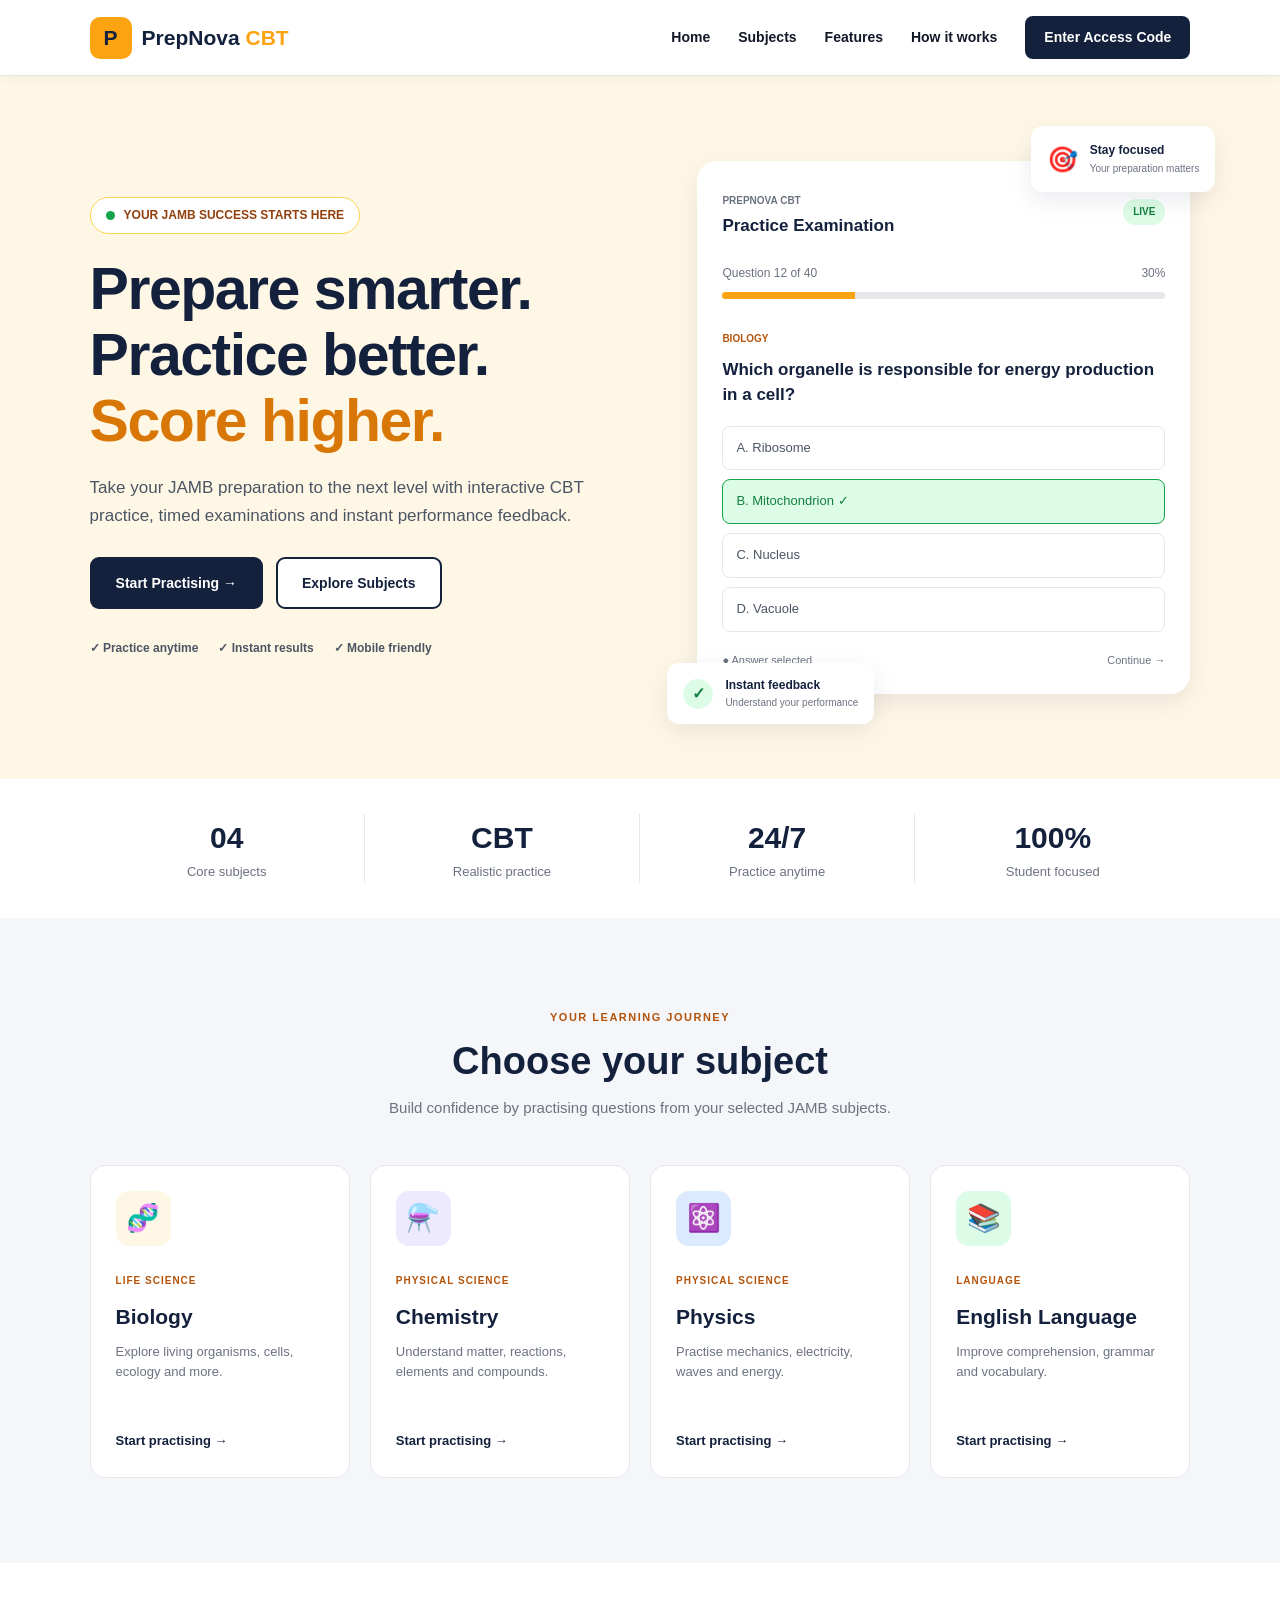
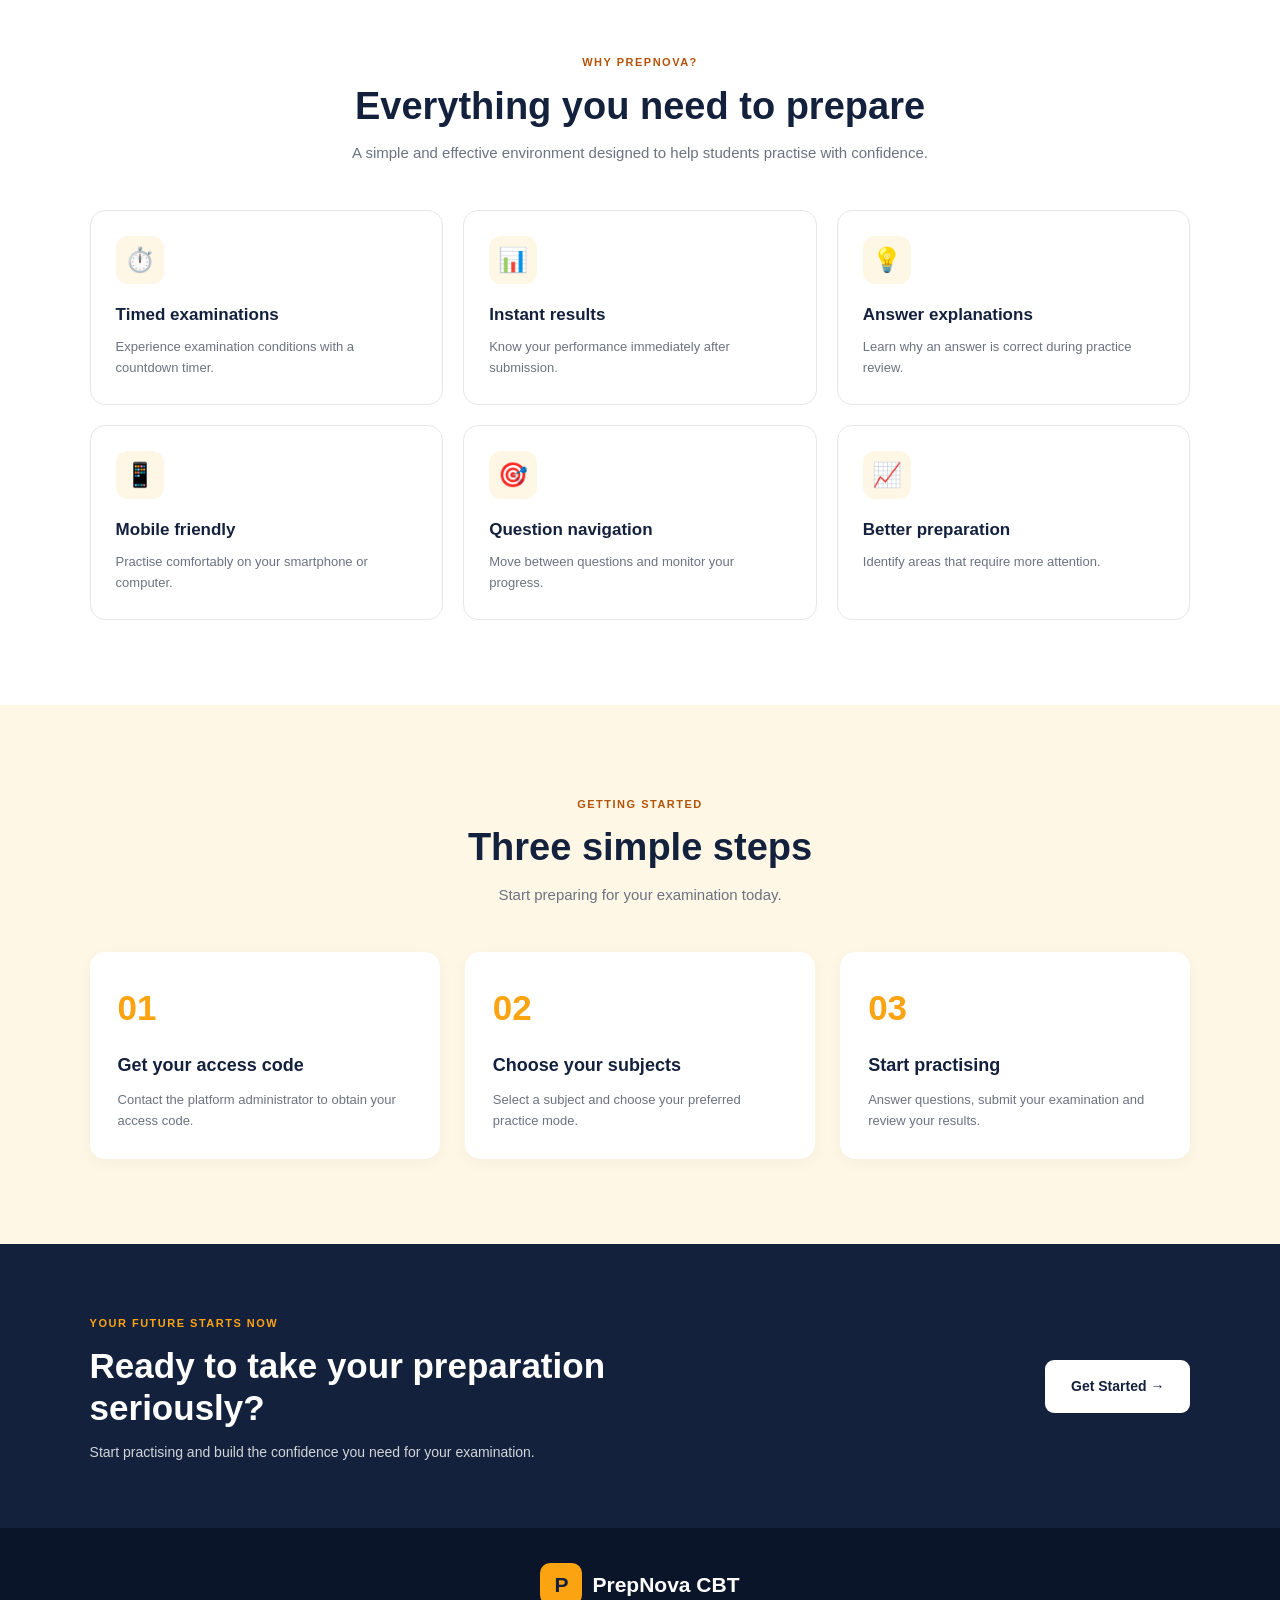
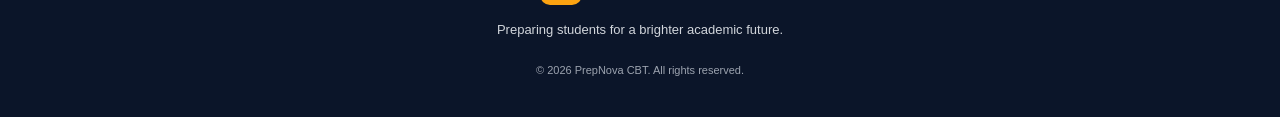
<file: index.html>
<!DOCTYPE html>
<html lang="en">
<head>
    <meta charset="UTF-8">
    <meta name="viewport" content="width=device-width, initial-scale=1.0">

    <title>PrepNova CBT | JAMB Preparation</title>

    <meta name="description"
    content="Prepare for JAMB with interactive CBT practice, timed examinations and instant results.">

    <link rel="stylesheet" href="css/style.css">

    <script src="js/config.js" defer></script>
    <script src="js/access.js" defer></script>
    <script src="js/app.js" defer></script>
</head>

<body>

<!-- NAVIGATION -->
<header class="navbar">

    <a href="#" class="brand">
        <span class="brand-icon">P</span>
        <span>PrepNova<span class="brand-light"> CBT</span></span>
    </a>

    <button class="menu-toggle" id="menuToggle"
    aria-label="Open navigation">
        ☰
    </button>

    <nav class="nav-links" id="navLinks">
        <a href="#home">Home</a>
        <a href="#subjects">Subjects</a>
        <a href="#features">Features</a>
        <a href="#how-it-works">How it works</a>
        <a href="#" class="nav-login" onclick="showAccess(event)">
            Enter Access Code
        </a>
    </nav>

</header>

<!-- LANDING PAGE -->
<main id="landingPage">

<section class="hero" id="home">

    <div class="hero-content">

        <div class="hero-badge">
            <span class="pulse"></span>
            YOUR JAMB SUCCESS STARTS HERE
        </div>

        <h1>
            Prepare smarter.<br>
            Practice better.<br>
            <span>Score higher.</span>
        </h1>

        <p class="hero-description">
            Take your JAMB preparation to the next level with
            interactive CBT practice, timed examinations and
            instant performance feedback.
        </p>

        <div class="hero-buttons">

            <button class="btn btn-primary"
            onclick="showAccess()">
                Start Practising →
            </button>

            <a href="#subjects" class="btn btn-outline">
                Explore Subjects
            </a>

        </div>

        <div class="hero-trust">
            <span>✓ Practice anytime</span>
            <span>✓ Instant results</span>
            <span>✓ Mobile friendly</span>
        </div>

    </div>

    <div class="hero-visual">

        <div class="floating-card floating-top">
            <span class="floating-icon">🎯</span>
            <div>
                <strong>Stay focused</strong>
                <small>Your preparation matters</small>
            </div>
        </div>

        <div class="exam-preview">

            <div class="preview-header">
                <div>
                    <small>PREPNOVA CBT</small>
                    <h3>Practice Examination</h3>
                </div>

                <span class="live-badge">LIVE</span>
            </div>

            <div class="preview-progress">
                <span>Question 12 of 40</span>
                <span>30%</span>
            </div>

            <div class="progress-track">
                <div class="progress-fill"></div>
            </div>

            <div class="preview-question">
                <small>BIOLOGY</small>

                <h3>
                    Which organelle is responsible for
                    energy production in a cell?
                </h3>
            </div>

            <div class="preview-options">
                <div class="preview-option">A. Ribosome</div>
                <div class="preview-option selected">B. Mitochondrion ✓</div>
                <div class="preview-option">C. Nucleus</div>
                <div class="preview-option">D. Vacuole</div>
            </div>

            <div class="preview-footer">
                <span>● Answer selected</span>
                <span>Continue →</span>
            </div>

        </div>

        <div class="floating-card floating-bottom">
            <span class="success-icon">✓</span>
            <div>
                <strong>Instant feedback</strong>
                <small>Understand your performance</small>
            </div>
        </div>

    </div>

</section>

<!-- STATS -->
<section class="stats-section">

    <div class="stat">
        <h2>04</h2>
        <p>Core subjects</p>
    </div>

    <div class="stat">
        <h2>CBT</h2>
        <p>Realistic practice</p>
    </div>

    <div class="stat">
        <h2>24/7</h2>
        <p>Practice anytime</p>
    </div>

    <div class="stat">
        <h2>100%</h2>
        <p>Student focused</p>
    </div>

</section>

<!-- SUBJECTS -->
<section class="section subjects-section" id="subjects">

    <div class="section-heading">

        <span class="eyebrow">YOUR LEARNING JOURNEY</span>

        <h2>Choose your subject</h2>

        <p>
            Build confidence by practising questions from
            your selected JAMB subjects.
        </p>

    </div>

    <div class="subject-grid">

        <div class="subject-card biology">
            <div class="subject-icon">🧬</div>
            <span class="subject-tag">LIFE SCIENCE</span>
            <h3>Biology</h3>
            <p>Explore living organisms, cells, ecology and more.</p>
            <button onclick="showAccess()">Start practising →</button>
        </div>

        <div class="subject-card chemistry">
            <div class="subject-icon">⚗️</div>
            <span class="subject-tag">PHYSICAL SCIENCE</span>
            <h3>Chemistry</h3>
            <p>Understand matter, reactions, elements and compounds.</p>
            <button onclick="showAccess()">Start practising →</button>
        </div>

        <div class="subject-card physics">
            <div class="subject-icon">⚛️</div>
            <span class="subject-tag">PHYSICAL SCIENCE</span>
            <h3>Physics</h3>
            <p>Practise mechanics, electricity, waves and energy.</p>
            <button onclick="showAccess()">Start practising →</button>
        </div>

        <div class="subject-card english">
            <div class="subject-icon">📚</div>
            <span class="subject-tag">LANGUAGE</span>
            <h3>English Language</h3>
            <p>Improve comprehension, grammar and vocabulary.</p>
            <button onclick="showAccess()">Start practising →</button>
        </div>

    </div>

</section>

<!-- FEATURES -->
<section class="section features-section" id="features">

    <div class="section-heading">

        <span class="eyebrow">WHY PREPNOVA?</span>

        <h2>Everything you need to prepare</h2>

        <p>
            A simple and effective environment designed
            to help students practise with confidence.
        </p>

    </div>

    <div class="features-grid">

        <div class="feature-card">
            <div class="feature-icon">⏱️</div>
            <h3>Timed examinations</h3>
            <p>Experience examination conditions with a countdown timer.</p>
        </div>

        <div class="feature-card">
            <div class="feature-icon">📊</div>
            <h3>Instant results</h3>
            <p>Know your performance immediately after submission.</p>
        </div>

        <div class="feature-card">
            <div class="feature-icon">💡</div>
            <h3>Answer explanations</h3>
            <p>Learn why an answer is correct during practice review.</p>
        </div>

        <div class="feature-card">
            <div class="feature-icon">📱</div>
            <h3>Mobile friendly</h3>
            <p>Practise comfortably on your smartphone or computer.</p>
        </div>

        <div class="feature-card">
            <div class="feature-icon">🎯</div>
            <h3>Question navigation</h3>
            <p>Move between questions and monitor your progress.</p>
        </div>

        <div class="feature-card">
            <div class="feature-icon">📈</div>
            <h3>Better preparation</h3>
            <p>Identify areas that require more attention.</p>
        </div>

    </div>

</section>

<!-- HOW IT WORKS -->
<section class="section how-section" id="how-it-works">

    <div class="section-heading">

        <span class="eyebrow">GETTING STARTED</span>

        <h2>Three simple steps</h2>

        <p>Start preparing for your examination today.</p>

    </div>

    <div class="steps-grid">

        <div class="step-card">
            <span class="step-number">01</span>
            <h3>Get your access code</h3>
            <p>Contact the platform administrator to obtain your access code.</p>
        </div>

        <div class="step-card">
            <span class="step-number">02</span>
            <h3>Choose your subjects</h3>
            <p>Select a subject and choose your preferred practice mode.</p>
        </div>

        <div class="step-card">
            <span class="step-number">03</span>
            <h3>Start practising</h3>
            <p>Answer questions, submit your examination and review your results.</p>
        </div>

    </div>

</section>

<!-- CTA -->
<section class="cta-section">

    <div>
        <span class="eyebrow">YOUR FUTURE STARTS NOW</span>

        <h2>Ready to take your preparation seriously?</h2>

        <p>
            Start practising and build the confidence
            you need for your examination.
        </p>
    </div>

    <button class="btn btn-white" onclick="showAccess()">
        Get Started →
    </button>

</section>

<footer class="footer">

    <a href="#" class="brand">
        <span class="brand-icon">P</span>
        <span>PrepNova CBT</span>
    </a>

    <p>Preparing students for a brighter academic future.</p>

    <small>© <span id="year"></span> PrepNova CBT. All rights reserved.</small>

</footer>

</main>

<!-- ACCESS SCREEN -->
<section class="access-screen hidden" id="accessScreen">

    <div class="access-box">

        <button class="back-home" onclick="showLanding()">
            ← Back to home
        </button>

        <div class="access-logo">P</div>

        <h2>Welcome to PrepNova</h2>

        <p>Enter your access code to unlock your examination dashboard.</p>

        <form id="accessForm">

            <label for="accessCode">Access code</label>

            <input
                type="text"
                id="accessCode"
                placeholder="Enter your access code"
                autocomplete="off"
                required
            >

            <div id="accessMessage" class="message"></div>

            <button class="btn btn-primary full-width" type="submit">
                Unlock Access →
            </button>

        </form>

        <p class="access-help">
            Don't have an access code?
            <a id="whatsappLink" href="#" target="_blank">Contact us</a>
        </p>

    </div>

</section>

<!-- DASHBOARD -->
<section class="dashboard hidden" id="dashboard">

    <header class="dashboard-header">

        <a href="#" class="brand">
            <span class="brand-icon">P</span>
            <span>PrepNova CBT</span>
        </a>

        <button onclick="logout()" class="logout-btn">
            Log out
        </button>

    </header>

    <div class="dashboard-content">

        <div class="welcome-card">

            <div>
                <span class="eyebrow">STUDENT DASHBOARD</span>
                <h1>Welcome, Student 👋</h1>
                <p>Your preparation journey continues here.</p>
            </div>

            <div class="welcome-decoration">🎓</div>

        </div>

        <div class="dashboard-title">
            <div>
                <h2>Choose a subject</h2>
                <p>Select the subject you want to practise.</p>
            </div>
        </div>

        <div class="dashboard-subjects">

            <button class="dash-subject" onclick="selectSubject('Biology')">
                <span>🧬</span>
                <div>
                    <strong>Biology</strong>
                    <small>Life science</small>
                </div>
                <b>→</b>
            </button>

            <button class="dash-subject" onclick="selectSubject('Chemistry')">
                <span>⚗️</span>
                <div>
                    <strong>Chemistry</strong>
                    <small>Physical science</small>
                </div>
                <b>→</b>
            </button>

            <button class="dash-subject" onclick="selectSubject('Physics')">
                <span>⚛️</span>
                <div>
                    <strong>Physics</strong>
                    <small>Physical science</small>
                </div>
                <b>→</b>
            </button>

            <button class="dash-subject" onclick="selectSubject('English')">
                <span>📚</span>
                <div>
                    <strong>English Language</strong>
                    <small>Language studies</small>
                </div>
                <b>→</b>
            </button>

        </div>

    </div>

</section>

<!-- EXAM SETUP -->
<section class="setup-screen hidden" id="setupScreen">

    <div class="setup-box">

        <button onclick="showDashboard()" class="back-home">
            ← Dashboard
        </button>

        <span class="eyebrow">EXAMINATION SETUP</span>

        <h1 id="setupSubject">Biology</h1>

        <p>Choose how you want to practise.</p>

        <div class="mode-card">
            <h3>📖 Practice Mode</h3>
            <p>Answer questions at your own pace and review your answers.</p>
            <button onclick="startExam('practice')" class="btn btn-primary">
                Start Practice
            </button>
        </div>

        <div class="mode-card">
            <h3>⏱️ Exam Mode</h3>
            <p>Take a timed examination and see your result after submission.</p>
            <button onclick="startExam('exam')" class="btn btn-outline">
                Start Examination
            </button>
        </div>

    </div>

</section>

<!-- EXAMINATION -->
<section class="exam-screen hidden" id="examScreen">

    <header class="exam-header">

        <div class="brand">
            <span class="brand-icon">P</span>
            <span>PrepNova CBT</span>
        </div>

        <div class="exam-info">
            <span id="examSubject"></span>
            <span id="examTimer">00:00</span>
        </div>

    </header>

    <div class="exam-layout">

        <main class="question-panel">

            <div class="question-top">
                <span id="questionNumber">Question 1</span>
                <span id="questionCount"></span>
            </div>

            <div class="question-progress">
                <div id="questionProgress"></div>
            </div>

            <h2 id="questionText"></h2>

            <div id="optionsContainer" class="options-container"></div>

            <div class="question-actions">

                <button id="previousBtn" class="btn btn-outline">
                    ← Previous
                </button>

                <button id="nextBtn" class="btn btn-primary">
                    Next →
                </button>

            </div>

        </main>

        <aside class="question-sidebar">

            <h3>Question Palette</h3>

            <p>Select a question number.</p>

            <div id="questionPalette"></div>

            <div class="palette-legend">
                <span>● Answered</span>
                <span>○ Unanswered</span>
            </div>

            <button onclick="submitExam()" class="btn btn-danger full-width">
                Submit Examination
            </button>

        </aside>

    </div>

</section>

<!-- RESULTS -->
<section class="result-screen hidden" id="resultScreen">

    <div class="result-box">

        <div class="result-icon">🏆</div>

        <span class="eyebrow">EXAMINATION COMPLETED</span>

        <h1>Your Results</h1>

        <div class="score-circle">
            <strong id="resultPercentage">0%</strong>
            <small>YOUR SCORE</small>
        </div>

        <div class="result-stats">

            <div>
                <strong id="correctCount">0</strong>
                <small>Correct</small>
            </div>

            <div>
                <strong id="wrongCount">0</strong>
                <small>Incorrect</small>
            </div>

            <div>
                <strong id="totalCount">0</strong>
                <small>Total</small>
            </div>

        </div>

        <h3 id="resultMessage">Keep practising!</h3>

        <button class="btn btn-primary full-width"
        onclick="reviewAnswers()">
            Review Answers
        </button>

        <button class="btn btn-outline full-width"
        onclick="showDashboard()">
            Return to Dashboard
        </button>

    </div>

</section>

<!-- REVIEW -->
<section class="review-screen hidden" id="reviewScreen">

    <div class="review-container">

        <button onclick="showDashboard()" class="back-home">
            ← Dashboard
        </button>

        <span class="eyebrow">LEARNING REVIEW</span>

        <h1>Review your answers</h1>

        <div id="reviewContainer"></div>

        <button class="btn btn-primary full-width"
        onclick="showDashboard()">
            Finish Review
        </button>

    </div>

</section>

</body>
</html>
</file>
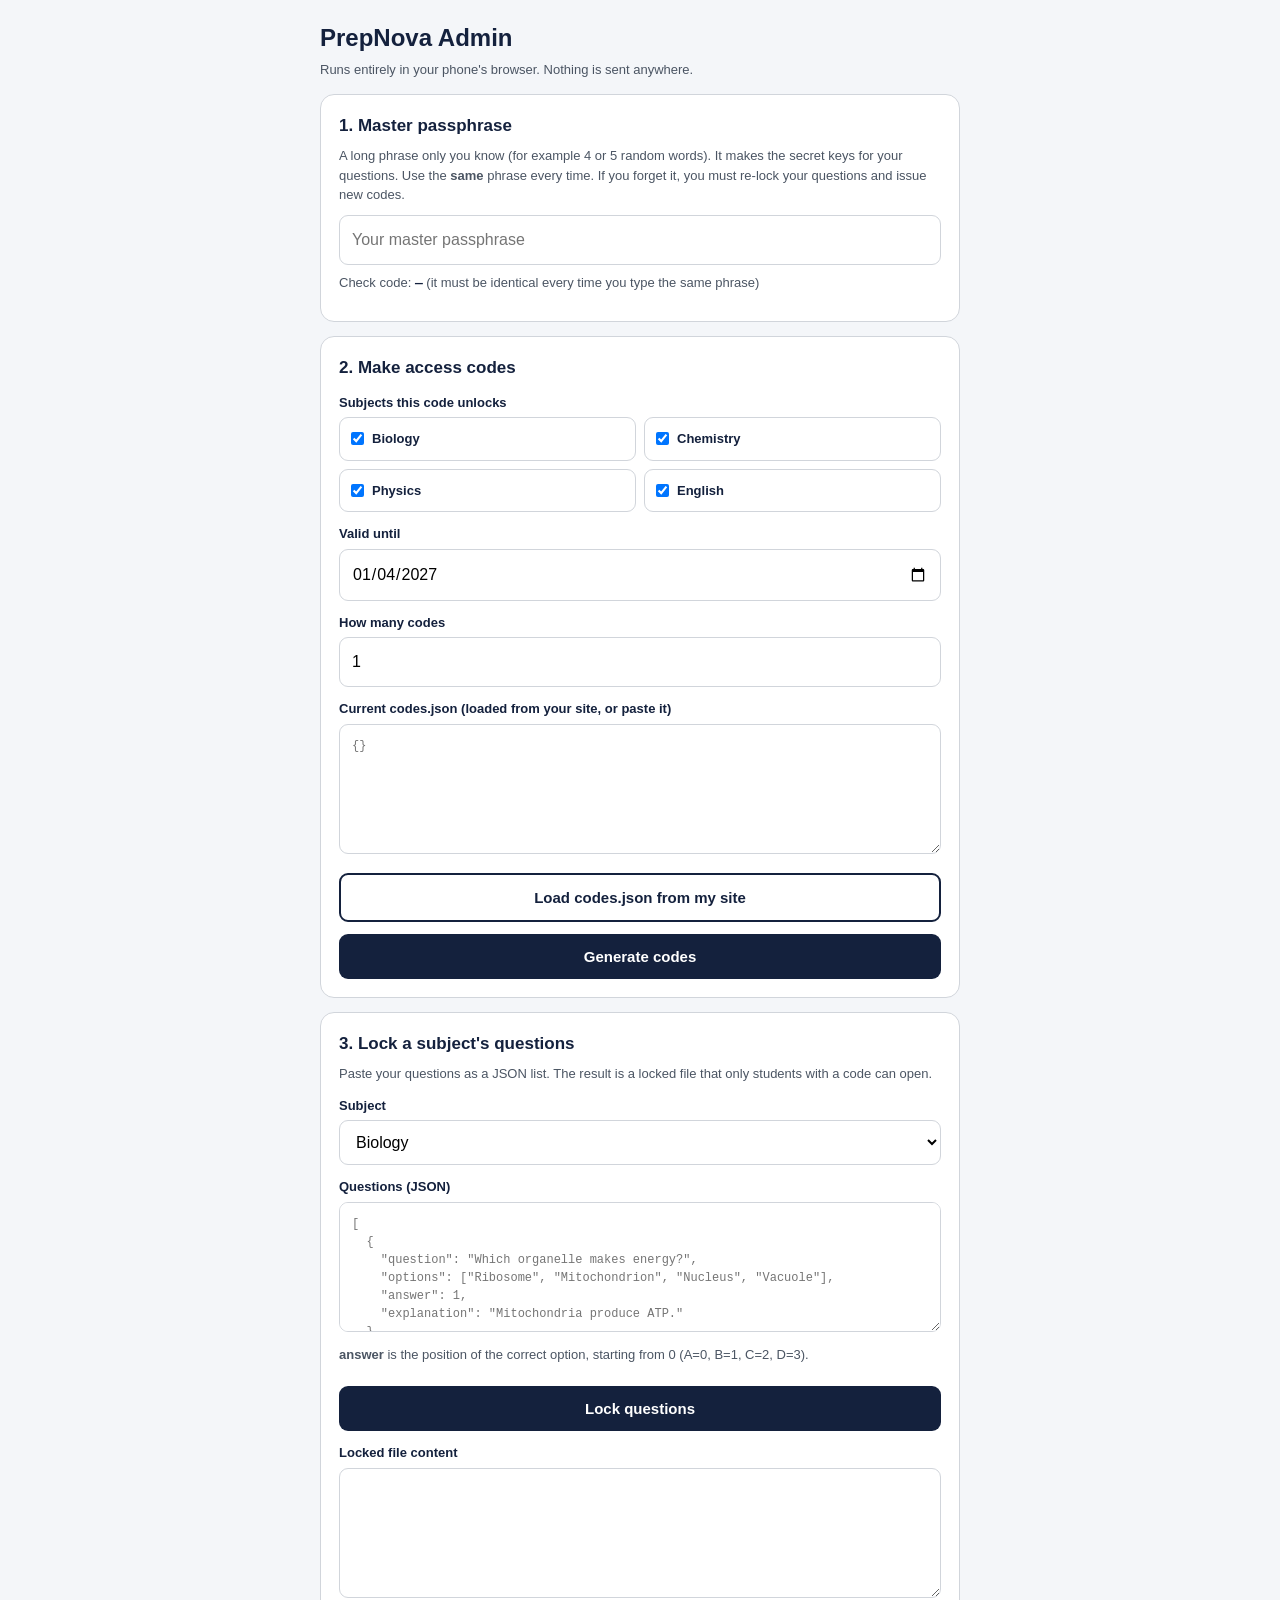
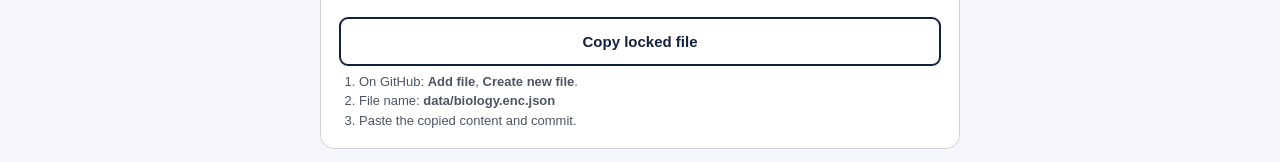
<file: admin.html>
<!DOCTYPE html>
<html lang="en">
<head>
<meta charset="UTF-8">
<meta name="viewport" content="width=device-width, initial-scale=1">
<meta name="robots" content="noindex, nofollow">
<title>PrepNova Admin</title>
<style>
  :root { --navy:#14213D; --orange:#FCA311; --bg:#F4F6F9; --border:#D1D5DB; --ok:#15803D; --bad:#B91C1C; }
  * { box-sizing:border-box; margin:0; padding:0; }
  body { font-family:Arial,Helvetica,sans-serif; background:var(--bg); color:#111827; line-height:1.5; padding:14px; }
  main { max-width:640px; margin:auto; }
  h1 { color:var(--navy); font-size:24px; margin:6px 0 4px; }
  h2 { color:var(--navy); font-size:17px; margin-bottom:8px; }
  p.hint { color:#4B5563; font-size:13px; margin-bottom:10px; }
  section { background:#fff; border:1px solid var(--border); border-radius:14px; padding:18px; margin-top:14px; }
  label { display:block; font-size:13px; font-weight:700; color:var(--navy); margin:12px 0 5px; }
  input, select, textarea { width:100%; padding:12px; border:1px solid var(--border); border-radius:9px; font:inherit; background:#fff; }
  textarea { min-height:130px; font-family:monospace; font-size:12px; }
  .checks { display:grid; grid-template-columns:1fr 1fr; gap:8px; }
  .checks label { display:flex; align-items:center; gap:8px; margin:0; padding:11px; border:1px solid var(--border); border-radius:9px; font-weight:600; }
  .checks input { width:auto; }
  button { width:100%; margin-top:12px; padding:14px; border:none; border-radius:9px; background:var(--navy); color:#fff; font-weight:700; font-size:15px; }
  button.alt { background:#fff; color:var(--navy); border:2px solid var(--navy); }
  button:disabled { opacity:.5; }
  .msg { margin-top:10px; padding:10px 12px; border-radius:8px; font-size:13px; display:none; }
  .msg.ok { display:block; background:#DCFCE7; color:var(--ok); }
  .msg.err { display:block; background:#FEE2E2; color:var(--bad); }
  #newCodes { margin-top:12px; padding:14px; background:#FFF7E6; border:2px solid var(--orange); border-radius:10px; font-family:monospace; font-size:18px; font-weight:700; letter-spacing:1px; white-space:pre-wrap; display:none; }
  .fp { font-family:monospace; font-weight:700; color:var(--navy); }
  ol { padding-left:20px; font-size:13px; color:#4B5563; margin-top:6px; }
</style>
</head>
<body>
<main>

<h1>PrepNova Admin</h1>
<p class="hint">Runs entirely in your phone's browser. Nothing is sent anywhere.</p>

<section>
  <h2>1. Master passphrase</h2>
  <p class="hint">A long phrase only you know (for example 4 or 5 random words). It makes the secret keys for your questions. Use the <b>same</b> phrase every time. If you forget it, you must re-lock your questions and issue new codes.</p>
  <input type="password" id="pass" placeholder="Your master passphrase" autocomplete="off">
  <p class="hint" style="margin-top:8px">Check code: <span class="fp" id="fp">—</span> (it must be identical every time you type the same phrase)</p>
</section>

<section>
  <h2>2. Make access codes</h2>

  <label>Subjects this code unlocks</label>
  <div class="checks" id="subjectChecks"></div>

  <label for="exp">Valid until</label>
  <input type="date" id="exp">

  <label for="count">How many codes</label>
  <input type="number" id="count" value="1" min="1" max="50">

  <label for="codesJson">Current codes.json (loaded from your site, or paste it)</label>
  <textarea id="codesJson" placeholder="{}"></textarea>
  <button class="alt" id="loadBtn" type="button">Load codes.json from my site</button>

  <button id="genBtn" type="button">Generate codes</button>
  <div class="msg" id="genMsg"></div>

  <div id="newCodes"></div>
  <button class="alt" id="copyCodesList" type="button" style="display:none">Copy the new codes</button>
  <button class="alt" id="copyJson" type="button" style="display:none">Copy updated codes.json</button>

  <ol id="uploadSteps" style="display:none">
    <li>Tap <b>Copy updated codes.json</b>.</li>
    <li>On GitHub, open your repo, then <b>codes.json</b>, then the pencil (edit).</li>
    <li>Select all, paste, and tap <b>Commit changes</b>.</li>
    <li>Wait about a minute, then the new codes work.</li>
  </ol>
</section>

<section>
  <h2>3. Lock a subject's questions</h2>
  <p class="hint">Paste your questions as a JSON list. The result is a locked file that only students with a code can open.</p>

  <label for="qSubject">Subject</label>
  <select id="qSubject"></select>

  <label for="qJson">Questions (JSON)</label>
  <textarea id="qJson" placeholder='[
  {
    "question": "Which organelle makes energy?",
    "options": ["Ribosome", "Mitochondrion", "Nucleus", "Vacuole"],
    "answer": 1,
    "explanation": "Mitochondria produce ATP."
  }
]'></textarea>
  <p class="hint" style="margin-top:6px"><b>answer</b> is the position of the correct option, starting from 0 (A=0, B=1, C=2, D=3).</p>

  <button id="encBtn" type="button">Lock questions</button>
  <div class="msg" id="encMsg"></div>

  <label for="encOut">Locked file content</label>
  <textarea id="encOut" readonly></textarea>
  <button class="alt" id="copyEnc" type="button">Copy locked file</button>
  <ol>
    <li>On GitHub: <b>Add file</b>, <b>Create new file</b>.</li>
    <li>File name: <b id="fileName">data/biology.enc.json</b></li>
    <li>Paste the copied content and commit.</li>
  </ol>
</section>

</main>

<script>
(function () {
  var SUBJECTS = ['Biology', 'Chemistry', 'Physics', 'English'];
  var ITER = 200000;
  var ALPHABET = 'ABCDEFGHJKLMNPQRSTUVWXYZ23456789';
  var te = new TextEncoder();

  function b64(u8) { var s = ''; for (var i = 0; i < u8.length; i++) s += String.fromCharCode(u8[i]); return btoa(s); }
  function unb64(s) { return Uint8Array.from(atob(s), function (c) { return c.charCodeAt(0); }); }
  function hex(buf) { return Array.from(new Uint8Array(buf)).map(function (b) { return b.toString(16).padStart(2, '0'); }).join(''); }

  async function pbkdf2(secretBytes, saltBytes) {
    var base = await crypto.subtle.importKey('raw', secretBytes, 'PBKDF2', false, ['deriveBits']);
    return new Uint8Array(await crypto.subtle.deriveBits(
      { name: 'PBKDF2', salt: saltBytes, iterations: ITER, hash: 'SHA-256' }, base, 256));
  }

  async function seal(rawKey, obj) {
    var iv = crypto.getRandomValues(new Uint8Array(12));
    var key = await crypto.subtle.importKey('raw', rawKey, 'AES-GCM', false, ['encrypt']);
    var ct = await crypto.subtle.encrypt({ name: 'AES-GCM', iv: iv }, key, te.encode(JSON.stringify(obj)));
    return { iv: b64(iv), ct: b64(new Uint8Array(ct)) };
  }

  var Core = {
    fingerprint: async function (pass) {
      return hex(await crypto.subtle.digest('SHA-256', te.encode('jcbt-fp:' + pass))).slice(0, 6);
    },
    subjectKey: async function (pass, subject) {
      return b64(await pbkdf2(te.encode(pass), te.encode('jcbt-subject:' + subject)));
    },
    newRawCode: function () {
      var r = crypto.getRandomValues(new Uint8Array(12));
      return Array.from(r, function (b) { return ALPHABET[b & 31]; }).join('');
    },
    makeRecord: async function (raw, exp, keys) {
      var id = hex(await crypto.subtle.digest('SHA-256', te.encode('jcbt-id:' + raw))).slice(0, 24);
      var salt = crypto.getRandomValues(new Uint8Array(16));
      var derived = await pbkdf2(te.encode(raw), salt);
      var sealed = await seal(derived, { exp: exp, keys: keys });
      return { id: id, rec: { salt: b64(salt), iv: sealed.iv, ct: sealed.ct } };
    },
    lockQuestions: async function (pass, subject, questions) {
      var keyB64 = await Core.subjectKey(pass, subject);
      return seal(unb64(keyB64), questions);
    },
    validateQuestions: function (list) {
      if (!Array.isArray(list) || !list.length) return 'The questions must be a list, like [ {...}, {...} ].';
      for (var i = 0; i < list.length; i++) {
        var q = list[i], n = 'Question ' + (i + 1) + ': ';
        if (!q || typeof q.question !== 'string' || !q.question.trim()) return n + 'missing "question".';
        if (!Array.isArray(q.options) || q.options.length < 2) return n + '"options" needs at least 2 items.';
        if (!Number.isInteger(q.answer) || q.answer < 0 || q.answer >= q.options.length) return n + '"answer" must be a number from 0 to ' + (q.options.length - 1) + '.';
      }
      return '';
    },
    formatCode: function (raw) { return raw.match(/.{4}/g).join('-'); }
  };

  if (typeof module !== 'undefined') module.exports = Core;
  if (typeof document === 'undefined') return;

  // ---------- UI ----------
  var $ = function (id) { return document.getElementById(id); };

  function msg(id, text, ok) { var m = $(id); m.textContent = text; m.className = 'msg ' + (ok ? 'ok' : 'err'); }

  function copy(text, btn) {
    function done() { var old = btn.textContent; btn.textContent = 'Copied ✓'; setTimeout(function () { btn.textContent = old; }, 1500); }
    if (navigator.clipboard && navigator.clipboard.writeText) {
      navigator.clipboard.writeText(text).then(done, fallback);
    } else { fallback(); }
    function fallback() {
      var t = document.createElement('textarea'); t.value = text; document.body.appendChild(t);
      t.select(); try { document.execCommand('copy'); done(); } catch (e) {} document.body.removeChild(t);
    }
  }

  SUBJECTS.forEach(function (s) {
    var l = document.createElement('label');
    l.innerHTML = '<input type="checkbox" value="' + s + '" checked> ' + s;
    $('subjectChecks').appendChild(l);
    var o = document.createElement('option'); o.value = s; o.textContent = s; $('qSubject').appendChild(o);
  });

  var today = new Date(); today.setDate(today.getDate() + 30);
  $('exp').value = today.toISOString().slice(0, 10);

  function updateFile() { $('fileName').textContent = 'data/' + $('qSubject').value.toLowerCase() + '.enc.json'; }
  $('qSubject').addEventListener('change', updateFile); updateFile();

  $('pass').addEventListener('input', async function () {
    var p = $('pass').value;
    $('fp').textContent = p.length ? await Core.fingerprint(p) : '—';
  });

  function needPass(id) {
    var p = $('pass').value;
    if (p.length < 8) { msg(id, 'Type your master passphrase first (at least 8 characters).', false); return null; }
    return p;
  }

  $('loadBtn').addEventListener('click', async function () {
    try {
      var r = await fetch('codes.json?t=' + Date.now(), { cache: 'no-store' });
      if (!r.ok) throw new Error('missing');
      $('codesJson').value = await r.text();
      msg('genMsg', 'Loaded your current codes.json.', true);
    } catch (e) {
      $('codesJson').value = '{}';
      msg('genMsg', 'No codes.json on your site yet. Starting a new one.', true);
    }
  });

  $('genBtn').addEventListener('click', async function () {
    var pass = needPass('genMsg'); if (!pass) return;

    var subjects = Array.from(document.querySelectorAll('#subjectChecks input:checked')).map(function (c) { return c.value; });
    if (!subjects.length) return msg('genMsg', 'Choose at least one subject.', false);

    var exp = $('exp').value;
    if (!/^\d{4}-\d{2}-\d{2}$/.test(exp)) return msg('genMsg', 'Choose an expiry date.', false);
    if (exp < new Date().toISOString().slice(0, 10)) return msg('genMsg', 'The expiry date is in the past.', false);

    var count = Math.max(1, Math.min(50, parseInt($('count').value, 10) || 1));

    var codes;
    try {
      codes = JSON.parse($('codesJson').value.trim() || '{}');
      if (!codes || typeof codes !== 'object' || Array.isArray(codes)) throw new Error('bad');
    } catch (e) {
      return msg('genMsg', 'The codes.json box is not valid. Tap "Load codes.json from my site", or type {} if you have none yet.', false);
    }

    var btn = $('genBtn'); btn.disabled = true;
    try {
      msg('genMsg', 'Preparing keys...', true);
      var keys = {};
      for (var i = 0; i < subjects.length; i++) keys[subjects[i]] = await Core.subjectKey(pass, subjects[i]);

      var out = [];
      for (var n = 0; n < count; n++) {
        msg('genMsg', 'Making code ' + (n + 1) + ' of ' + count + '...', true);
        var raw = Core.newRawCode();
        var made = await Core.makeRecord(raw, exp, keys);
        codes[made.id] = made.rec;
        out.push(Core.formatCode(raw));
      }

      $('codesJson').value = JSON.stringify(codes);
      $('newCodes').textContent = out.join('\n');
      $('newCodes').style.display = 'block';
      $('copyCodesList').style.display = 'block';
      $('copyJson').style.display = 'block';
      $('uploadSteps').style.display = 'block';
      msg('genMsg', count + ' code(s) made. Now copy codes.json and upload it to GitHub (steps below).', true);
    } catch (e) {
      msg('genMsg', 'Something went wrong: ' + e.message, false);
    } finally { btn.disabled = false; }
  });

  $('copyCodesList').addEventListener('click', function () { copy($('newCodes').textContent, this); });
  $('copyJson').addEventListener('click', function () { copy($('codesJson').value, this); });

  $('encBtn').addEventListener('click', async function () {
    var pass = needPass('encMsg'); if (!pass) return;
    var list;
    try { list = JSON.parse($('qJson').value); } catch (e) {
      return msg('encMsg', 'Your questions are not valid JSON. Check commas, quotes and brackets. (' + e.message + ')', false);
    }
    var problem = Core.validateQuestions(list);
    if (problem) return msg('encMsg', problem, false);

    var btn = $('encBtn'); btn.disabled = true;
    try {
      var sealed = await Core.lockQuestions(pass, $('qSubject').value, list);
      $('encOut').value = JSON.stringify(sealed);
      msg('encMsg', list.length + ' questions locked for ' + $('qSubject').value + '.', true);
    } catch (e) { msg('encMsg', 'Something went wrong: ' + e.message, false); }
    finally { btn.disabled = false; }
  });

  $('copyEnc').addEventListener('click', function () { copy($('encOut').value, this); });
})();
</script>
</body>
</html>
</file>
<file: css/style.css>
/* =========================================
   PREPNOVA CBT
   Main Stylesheet
   Theme: Navy, Orange and White
========================================= */

:root {
    --primary: #14213D;
    --primary-dark: #0B1529;
    --secondary: #FCA311;
    --background: #F4F6F9;
    --surface: #FFFFFF;
    --text: #111827;
    --muted: #6B7280;
    --border: #E5E7EB;
    --success: #15803D;
    --danger: #B91C1C;
    --shadow: 0 8px 25px rgba(20,33,61,.09);
    --radius: 15px;
}

/* RESET */

* {
    margin: 0;
    padding: 0;
    box-sizing: border-box;
}

html {
    scroll-behavior: smooth;
    scroll-padding-top: 85px;
}

body {
    font-family: Arial, Helvetica, sans-serif;
    background: var(--background);
    color: var(--text);
    line-height: 1.6;
    overflow-x: hidden;
}

button,
input {
    font: inherit;
}

button {
    cursor: pointer;
}

a {
    color: inherit;
    text-decoration: none;
}

.hidden {
    display: none !important;
}

:focus-visible {
    outline: 3px solid var(--secondary);
    outline-offset: 3px;
}

/* BUTTONS */

.btn {
    display: inline-flex;
    align-items: center;
    justify-content: center;
    gap: 8px;
    padding: 13px 24px;
    border: 2px solid transparent;
    border-radius: 9px;
    font-size: 14px;
    font-weight: 700;
    transition: .25s ease;
}

.btn-primary {
    background: var(--primary);
    color: white;
}

.btn-primary:hover {
    background: var(--primary-dark);
    transform: translateY(-2px);
}

.btn-outline {
    background: white;
    color: var(--primary);
    border-color: var(--primary);
}

.btn-outline:hover {
    background: #FFF7E6;
    border-color: var(--secondary);
}

.btn-white {
    background: white;
    color: var(--primary);
}

.btn-danger {
    background: var(--danger);
    color: white;
}

.full-width {
    width: 100%;
    margin-top: 12px;
}

button:disabled {
    opacity: .55;
    cursor: not-allowed;
}

/* NAVIGATION */

.navbar {
    min-height: 76px;
    padding: 14px 7%;
    display: flex;
    align-items: center;
    justify-content: space-between;
    gap: 20px;
    position: sticky;
    top: 0;
    z-index: 1000;
    background: white;
    border-bottom: 1px solid var(--border);
    box-shadow: 0 2px 12px rgba(0,0,0,.04);
}

.brand {
    display: flex;
    align-items: center;
    gap: 10px;
    font-size: 21px;
    font-weight: 800;
    color: var(--primary);
}

.brand-icon {
    width: 42px;
    height: 42px;
    display: grid;
    place-items: center;
    border-radius: 10px;
    background: var(--secondary);
    color: var(--primary);
    font-weight: 900;
}

.brand-light {
    color: var(--secondary);
}

.nav-links {
    display: flex;
    align-items: center;
    gap: 28px;
}

.nav-links a {
    color: var(--text);
    font-size: 14px;
    font-weight: 700;
}

.nav-links a:hover {
    color: #B45309;
}

.nav-login {
    padding: 10px 19px;
    border-radius: 8px;
    background: var(--primary);
    color: white !important;
}

.menu-toggle {
    display: none;
    border: none;
    background: transparent;
    color: var(--primary);
    font-size: 27px;
}

/* HERO SECTION */

.hero {
    min-height: 620px;
    padding: 85px 7%;
    display: grid;
    grid-template-columns: 1fr .9fr;
    align-items: center;
    gap: 60px;
    background: #FFF7E6;
}

.hero-content {
    max-width: 650px;
}

.hero-badge {
    width: fit-content;
    display: flex;
    align-items: center;
    gap: 9px;
    padding: 8px 15px;
    margin-bottom: 22px;
    border: 1px solid #FCD34D;
    border-radius: 30px;
    background: white;
    color: #92400E;
    font-size: 12px;
    font-weight: 800;
}

.pulse {
    width: 9px;
    height: 9px;
    border-radius: 50%;
    background: #16A34A;
}

.hero h1 {
    max-width: 650px;
    margin-bottom: 20px;
    color: var(--primary);
    font-size: clamp(36px,5vw,59px);
    font-weight: 900;
    line-height: 1.12;
    letter-spacing: -1.5px;
}

.hero h1 span {
    color: #D97706;
}

.hero-description {
    max-width: 550px;
    margin-bottom: 28px;
    color: #4B5563;
    font-size: 17px;
}

.hero-buttons {
    display: flex;
    flex-wrap: wrap;
    gap: 13px;
}

.hero-trust {
    display: flex;
    flex-wrap: wrap;
    gap: 20px;
    margin-top: 30px;
    color: #4B5563;
    font-size: 12px;
    font-weight: 700;
}

/* HERO PREVIEW */

.hero-visual {
    position: relative;
    max-width: 500px;
    width: 100%;
    margin: auto;
}

.exam-preview {
    padding: 25px;
    border-radius: 20px;
    background: white;
    box-shadow: var(--shadow);
}

.preview-header {
    display: flex;
    align-items: center;
    justify-content: space-between;
    margin-bottom: 25px;
}

.preview-header small {
    color: var(--muted);
    font-size: 10px;
    font-weight: 800;
}

.preview-header h3 {
    color: var(--primary);
    font-size: 17px;
}

.live-badge {
    padding: 5px 10px;
    border-radius: 20px;
    background: #DCFCE7;
    color: #15803D;
    font-size: 10px;
    font-weight: 800;
}

.preview-progress {
    display: flex;
    justify-content: space-between;
    margin-bottom: 9px;
    color: var(--muted);
    font-size: 12px;
}

.progress-track {
    height: 7px;
    overflow: hidden;
    border-radius: 20px;
    background: #E5E7EB;
}

.progress-fill {
    width: 30%;
    height: 100%;
    background: var(--secondary);
}

.preview-question {
    margin: 25px 0 18px;
}

.preview-question small {
    color: #B45309;
    font-size: 10px;
    font-weight: 800;
}

.preview-question h3 {
    margin-top: 7px;
    color: var(--primary);
    font-size: 17px;
    line-height: 1.5;
}

.preview-options {
    display: grid;
    gap: 9px;
}

.preview-option {
    padding: 11px 13px;
    border: 1px solid var(--border);
    border-radius: 8px;
    color: #4B5563;
    font-size: 13px;
}

.preview-option.selected {
    border-color: #16A34A;
    background: #DCFCE7;
    color: #15803D;
}

.preview-footer {
    display: flex;
    justify-content: space-between;
    margin-top: 20px;
    color: var(--muted);
    font-size: 11px;
}

.floating-card {
    position: absolute;
    display: flex;
    align-items: center;
    gap: 12px;
    padding: 13px 16px;
    border-radius: 12px;
    background: white;
    box-shadow: var(--shadow);
}

.floating-card strong,
.floating-card small {
    display: block;
}

.floating-card strong {
    color: var(--primary);
    font-size: 12px;
}

.floating-card small {
    color: var(--muted);
    font-size: 10px;
}

.floating-top {
    top: -35px;
    right: -25px;
}

.floating-bottom {
    bottom: -30px;
    left: -30px;
}

.floating-icon {
    font-size: 25px;
}

.success-icon {
    width: 30px;
    height: 30px;
    display: grid;
    place-items: center;
    border-radius: 50%;
    background: #DCFCE7;
    color: #15803D;
    font-weight: 900;
}

/* STATISTICS */

.stats-section {
    display: grid;
    grid-template-columns: repeat(4,1fr);
    padding: 35px 7%;
    background: white;
}

.stat {
    text-align: center;
    border-right: 1px solid var(--border);
}

.stat:last-child {
    border-right: none;
}

.stat h2 {
    color: var(--primary);
    font-size: 30px;
    font-weight: 900;
}

.stat p {
    color: var(--muted);
    font-size: 13px;
}

/* GENERAL SECTIONS */

.section {
    padding: 85px 7%;
}

.section-heading {
    max-width: 650px;
    margin: 0 auto 45px;
    text-align: center;
}

.eyebrow {
    display: inline-block;
    margin-bottom: 12px;
    color: #B45309;
    font-size: 11px;
    font-weight: 900;
    letter-spacing: 1.5px;
}

.section-heading h2 {
    margin-bottom: 12px;
    color: var(--primary);
    font-size: clamp(26px,4vw,38px);
    line-height: 1.2;
}

.section-heading p {
    color: var(--muted);
    font-size: 15px;
}

/* SUBJECTS */

.subjects-section {
    background: var(--background);
}

.subject-grid {
    display: grid;
    grid-template-columns: repeat(4,1fr);
    gap: 20px;
}

.subject-card {
    padding: 25px;
    border: 1px solid var(--border);
    border-radius: var(--radius);
    background: white;
    transition: .25s ease;
}

.subject-card:hover {
    transform: translateY(-5px);
    box-shadow: var(--shadow);
}

.subject-icon {
    width: 55px;
    height: 55px;
    display: grid;
    place-items: center;
    margin-bottom: 20px;
    border-radius: 13px;
    background: #FFF7E6;
    font-size: 27px;
}

.subject-tag {
    color: #B45309;
    font-size: 10px;
    font-weight: 800;
    letter-spacing: 1px;
}

.subject-card h3 {
    margin: 8px 0;
    color: var(--primary);
    font-size: 21px;
}

.subject-card p {
    min-height: 65px;
    margin-bottom: 20px;
    color: var(--muted);
    font-size: 13px;
}

.subject-card button {
    padding: 0;
    border: none;
    background: transparent;
    color: var(--primary);
    font-size: 13px;
    font-weight: 800;
}

.subject-card button:hover {
    color: #B45309;
}

.subject-card.chemistry .subject-icon {
    background: #EDE9FE;
}

.subject-card.physics .subject-icon {
    background: #DBEAFE;
}

.subject-card.english .subject-icon {
    background: #DCFCE7;
}

/* FEATURES */

.features-section {
    background: white;
}

.features-grid {
    display: grid;
    grid-template-columns: repeat(3,1fr);
    gap: 20px;
}

.feature-card {
    padding: 25px;
    border: 1px solid var(--border);
    border-radius: var(--radius);
    background: white;
    transition: .25s ease;
}

.feature-card:hover {
    transform: translateY(-4px);
    box-shadow: var(--shadow);
}

.feature-icon {
    width: 48px;
    height: 48px;
    display: grid;
    place-items: center;
    margin-bottom: 17px;
    border-radius: 12px;
    background: #FFF7E6;
    font-size: 24px;
}

.feature-card h3 {
    margin-bottom: 9px;
    color: var(--primary);
    font-size: 17px;
}

.feature-card p {
    color: var(--muted);
    font-size: 13px;
}

/* HOW IT WORKS */

.how-section {
    background: #FFF7E6;
}

.steps-grid {
    display: grid;
    grid-template-columns: repeat(3,1fr);
    gap: 25px;
}

.step-card {
    padding: 28px;
    border-radius: var(--radius);
    background: white;
    box-shadow: 0 4px 15px rgba(0,0,0,.04);
}

.step-number {
    display: inline-block;
    margin-bottom: 15px;
    color: var(--secondary);
    font-size: 35px;
    font-weight: 900;
}

.step-card h3 {
    margin-bottom: 10px;
    color: var(--primary);
    font-size: 18px;
}

.step-card p {
    color: var(--muted);
    font-size: 13px;
}

/* CALL TO ACTION */

.cta-section {
    padding: 65px 7%;
    display: flex;
    align-items: center;
    justify-content: space-between;
    gap: 30px;
    background: var(--primary);
    color: white;
}

.cta-section .eyebrow {
    color: var(--secondary);
}

.cta-section h2 {
    max-width: 650px;
    margin-bottom: 12px;
    font-size: clamp(25px,4vw,35px);
    line-height: 1.2;
}

.cta-section p {
    max-width: 600px;
    color: #D1D5DB;
    font-size: 14px;
}

/* FOOTER */

.footer {
    padding: 35px 7%;
    text-align: center;
    background: #0B1529;
    color: white;
}

.footer .brand {
    justify-content: center;
    margin-bottom: 15px;
    color: white;
}

.footer p {
    margin-bottom: 15px;
    color: #D1D5DB;
    font-size: 13px;
}

.footer small {
    color: #9CA3AF;
    font-size: 11px;
}

/* ACCESS SCREEN */

.access-screen {
    min-height: 100vh;
    display: flex;
    align-items: center;
    justify-content: center;
    padding: 25px;
    background: #FFF7E6;
}

.access-box,
.setup-box,
.result-box {
    width: 100%;
    max-width: 470px;
    padding: 35px;
    border: 1px solid var(--border);
    border-radius: 18px;
    background: white;
    box-shadow: var(--shadow);
}

.back-home {
    display: inline-block;
    margin-bottom: 25px;
    padding: 0;
    border: none;
    background: transparent;
    color: var(--primary);
    font-size: 13px;
    font-weight: 700;
}

.access-logo {
    width: 55px;
    height: 55px;
    display: grid;
    place-items: center;
    margin: 0 auto 20px;
    border-radius: 13px;
    background: var(--secondary);
    color: var(--primary);
    font-size: 25px;
    font-weight: 900;
}

.access-box h2 {
    margin-bottom: 10px;
    color: var(--primary);
    text-align: center;
    font-size: 25px;
}

.access-box > p {
    margin-bottom: 25px;
    color: var(--muted);
    text-align: center;
    font-size: 13px;
}

.access-box form label {
    display: block;
    margin-bottom: 8px;
    color: var(--primary);
    font-size: 13px;
    font-weight: 700;
}

.access-box input {
    width: 100%;
    padding: 14px;
    border: 1px solid var(--border);
    border-radius: 8px;
    background: white;
    color: var(--text);
    outline: none;
}

.access-box input:focus {
    border-color: var(--secondary);
}

.message {
    min-height: 20px;
    margin: 10px 0;
    font-size: 12px;
}

.message.error {
    color: var(--danger);
}

.message.success {
    color: var(--success);
}

.access-help {
    margin-top: 25px !important;
}

.access-help a {
    color: #B45309;
    font-weight: 800;
}

/* DASHBOARD */

.dashboard {
    min-height: 100vh;
    background: var(--background);
}

.dashboard-header {
    min-height: 75px;
    padding: 12px 7%;
    display: flex;
    align-items: center;
    justify-content: space-between;
    background: white;
    border-bottom: 1px solid var(--border);
}

.logout-btn {
    padding: 9px 17px;
    border: 1px solid var(--border);
    border-radius: 8px;
    background: white;
    color: var(--danger);
    font-weight: 700;
}

.dashboard-content {
    max-width: 1200px;
    margin: auto;
    padding: 45px 25px;
}

.welcome-card {
    display: flex;
    align-items: center;
    justify-content: space-between;
    padding: 35px;
    border-radius: 17px;
    background: var(--primary);
    color: white;
}

.welcome-card h1 {
    margin-bottom: 8px;
    font-size: 30px;
}

.welcome-card p {
    color: #D1D5DB;
    font-size: 14px;
}

.welcome-card .eyebrow {
    color: var(--secondary);
}

.welcome-decoration {
    font-size: 65px;
}

.dashboard-title {
    margin: 35px 0 20px;
}

.dashboard-title h2 {
    color: var(--primary);
    font-size: 23px;
}

.dashboard-title p {
    color: var(--muted);
    font-size: 13px;
}

.dashboard-subjects {
    display: grid;
    grid-template-columns: repeat(2,1fr);
    gap: 15px;
}

.dash-subject {
    width: 100%;
    display: flex;
    align-items: center;
    gap: 15px;
    padding: 20px;
    border: 1px solid var(--border);
    border-radius: 12px;
    background: white;
    text-align: left;
    transition: .2s ease;
}

.dash-subject:hover {
    border-color: var(--secondary);
    transform: translateY(-3px);
    box-shadow: var(--shadow);
}

.dash-subject > span {
    font-size: 30px;
}

.dash-subject div {
    flex: 1;
}

.dash-subject strong,
.dash-subject small {
    display: block;
}

.dash-subject strong {
    color: var(--primary);
    font-size: 15px;
}

.dash-subject small {
    color: var(--muted);
    font-size: 12px;
}

.dash-subject b {
    color: var(--secondary);
    font-size: 20px;
}

/* EXAM SETUP */

.setup-screen {
    min-height: 100vh;
    display: flex;
    align-items: center;
    justify-content: center;
    padding: 25px;
    background: var(--background);
}

.setup-box {
    max-width: 650px;
}

.setup-box h1 {
    margin-bottom: 8px;
    color: var(--primary);
    font-size: 30px;
}

.setup-box > p {
    margin-bottom: 25px;
    color: var(--muted);
    font-size: 14px;
}

.mode-card {
    margin-top: 15px;
    padding: 22px;
    border: 1px solid var(--border);
    border-radius: 12px;
    background: white;
}

.mode-card h3 {
    margin-bottom: 7px;
    color: var(--primary);
}

.mode-card p {
    margin-bottom: 15px;
    color: var(--muted);
    font-size: 13px;
}

/* EXAM HEADER */

.exam-screen {
    min-height: 100vh;
    background: var(--background);
}

.exam-header {
    min-height: 75px;
    padding: 12px 5%;
    display: flex;
    align-items: center;
    justify-content: space-between;
    background: white;
    border-bottom: 1px solid var(--border);
}

.exam-info {
    display: flex;
    align-items: center;
    gap: 25px;
    color: var(--primary);
    font-size: 14px;
    font-weight: 700;
}

#examTimer {
    padding: 8px 15px;
    border-radius: 8px;
    background: #FFF7E6;
    color: #B45309;
}

/* EXAM LAYOUT */

.exam-layout {
    max-width: 1300px;
    margin: auto;
    padding: 30px 20px;
    display: grid;
    grid-template-columns: 1fr 300px;
    gap: 25px;
    align-items: start;
}

.question-panel,
.question-sidebar {
    padding: 28px;
    border: 1px solid var(--border);
    border-radius: 14px;
    background: white;
    box-shadow: 0 3px 12px rgba(0,0,0,.03);
}

.question-top {
    display: flex;
    justify-content: space-between;
    margin-bottom: 15px;
    color: var(--primary);
    font-size: 13px;
    font-weight: 800;
}

.question-progress {
    height: 6px;
    margin-bottom: 30px;
    overflow: hidden;
    border-radius: 10px;
    background: #E5E7EB;
}

#questionProgress {
    width: 0;
    height: 100%;
    background: var(--secondary);
    transition: width .2s ease;
}

.question-panel h2 {
    margin-bottom: 25px;
    color: var(--primary);
    font-size: 20px;
    line-height: 1.6;
}

.options-container {
    display: grid;
    gap: 12px;
}

.option {
    width: 100%;
    display: flex;
    align-items: center;
    gap: 12px;
    padding: 15px;
    border: 1px solid var(--border);
    border-radius: 9px;
    background: white;
    color: var(--text);
    text-align: left;
    transition: .2s ease;
}

.option:hover {
    border-color: var(--secondary);
    background: #FFFBEB;
}

.option.selected {
    border-color: var(--primary);
    background: #EEF2FF;
}

.option.correct {
    border-color: var(--success);
    background: #DCFCE7;
}

.option.wrong {
    border-color: var(--danger);
    background: #FEE2E2;
}

.question-actions {
    display: flex;
    justify-content: space-between;
    gap: 12px;
    margin-top: 35px;
}

.question-actions button {
    min-width: 120px;
}

/* QUESTION SIDEBAR */

.question-sidebar h3 {
    margin-bottom: 5px;
    color: var(--primary);
    font-size: 17px;
}

.question-sidebar > p {
    margin-bottom: 18px;
    color: var(--muted);
    font-size: 12px;
}

#questionPalette {
    display: grid;
    grid-template-columns: repeat(5,1fr);
    gap: 8px;
    margin-bottom: 20px;
}

.palette-btn {
    width: 38px;
    height: 38px;
    border: 1px solid var(--border);
    border-radius: 7px;
    background: white;
    color: var(--primary);
    font-size: 12px;
    font-weight: 700;
}

.palette-btn.answered {
    border-color: var(--success);
    background: #DCFCE7;
    color: var(--success);
}

.palette-btn.current {
    border-color: var(--primary);
    background: var(--primary);
    color: white;
}

.palette-legend {
    display: grid;
    gap: 5px;
    margin-bottom: 20px;
    color: var(--muted);
    font-size: 11px;
}

/* RESULTS */

.result-screen {
    min-height: 100vh;
    display: flex;
    align-items: center;
    justify-content: center;
    padding: 25px;
    background: var(--background);
}

.result-box {
    max-width: 520px;
    text-align: center;
}

.result-icon {
    margin-bottom: 12px;
    font-size: 50px;
}

.result-box h1 {
    margin-bottom: 25px;
    color: var(--primary);
    font-size: 30px;
}

.score-circle {
    width: 150px;
    height: 150px;
    display: flex;
    flex-direction: column;
    align-items: center;
    justify-content: center;
    margin: 0 auto 25px;
    border: 9px solid #FDE68A;
    border-radius: 50%;
    background: #FFFBEB;
}

.score-circle strong {
    color: var(--primary);
    font-size: 35px;
    font-weight: 900;
}

.score-circle small {
    color: var(--muted);
    font-size: 10px;
    font-weight: 800;
}

.result-stats {
    display: grid;
    grid-template-columns: repeat(3,1fr);
    gap: 10px;
    margin-bottom: 25px;
}

.result-stats > div {
    padding: 15px 8px;
    border-radius: 9px;
    background: var(--background);
}

.result-stats strong,
.result-stats small {
    display: block;
}

.result-stats strong {
    color: var(--primary);
    font-size: 23px;
}

.result-stats small {
    color: var(--muted);
    font-size: 11px;
}

.result-box h3 {
    margin-bottom: 20px;
    color: var(--primary);
}

.result-box .btn {
    margin-bottom: 10px;
}

/* REVIEW */

.review-screen {
    min-height: 100vh;
    padding: 30px 20px;
    background: var(--background);
}

.review-container {
    max-width: 850px;
    margin: auto;
}

.review-container h1 {
    margin-bottom: 25px;
    color: var(--primary);
}

.review-item {
    margin-bottom: 18px;
    padding: 22px;
    border: 1px solid var(--border);
    border-radius: 12px;
    background: white;
}

.review-item h3 {
    margin-bottom: 15px;
    color: var(--primary);
    font-size: 16px;
}

.review-item p {
    margin: 8px 0;
    font-size: 13px;
}

.review-correct {
    color: var(--success);
    font-weight: 700;
}

.review-wrong {
    color: var(--danger);
    font-weight: 700;
}

/* RESPONSIVE TABLETS */

@media (max-width: 1000px) {

    .hero {
        grid-template-columns: 1fr 1fr;
        gap: 30px;
    }

    .subject-grid {
        grid-template-columns: repeat(2,1fr);
    }

    .features-grid {
        grid-template-columns: repeat(2,1fr);
    }

    .exam-layout {
        grid-template-columns: 1fr 260px;
    }

}

/* RESPONSIVE MOBILE */

@media (max-width: 768px) {

    .navbar {
        padding: 12px 5%;
    }

    .menu-toggle {
        display: block;
    }

    .nav-links {
        display: none;
        position: absolute;
        top: 75px;
        left: 0;
        right: 0;
        padding: 20px;
        flex-direction: column;
        align-items: stretch;
        gap: 18px;
        background: white;
        box-shadow: var(--shadow);
    }

    .nav-links.active {
        display: flex;
    }

    .hero {
        grid-template-columns: 1fr;
        padding: 65px 6%;
        gap: 70px;
    }

    .hero-content {
        text-align: center;
    }

    .hero-badge {
        margin-left: auto;
        margin-right: auto;
    }

    .hero-description {
        margin-left: auto;
        margin-right: auto;
    }

    .hero-buttons,
    .hero-trust {
        justify-content: center;
    }

    .hero-visual {
        max-width: 450px;
    }

    .floating-top {
        right: -5px;
    }

    .floating-bottom {
        left: -5px;
    }

    .stats-section {
        grid-template-columns: repeat(2,1fr);
        gap: 25px 10px;
    }

    .stat:nth-child(2) {
        border-right: none;
    }

    .section {
        padding: 65px 6%;
    }

    .steps-grid {
        grid-template-columns: 1fr;
    }

    .cta-section {
        flex-direction: column;
        align-items: flex-start;
        padding: 55px 6%;
    }

    .dashboard-subjects {
        grid-template-columns: 1fr;
    }

    .exam-layout {
        grid-template-columns: 1fr;
    }

    .question-sidebar {
        order: 2;
    }

}

/* SMALL MOBILE */

@media (max-width: 480px) {

    .brand {
        font-size: 18px;
    }

    .brand-icon {
        width: 36px;
        height: 36px;
    }

    .hero h1 {
        font-size: 37px;
    }

    .hero-description {
        font-size: 14px;
    }

    .hero-trust {
        gap: 10px;
        font-size: 10px;
    }

    .exam-preview {
        padding: 18px;
    }

    .floating-card {
        padding: 9px;
    }

    .floating-card strong {
        font-size: 10px;
    }

    .floating-card small {
        font-size: 9px;
    }

    .subject-grid,
    .features-grid {
        grid-template-columns: 1fr;
    }

    .subject-card p {
        min-height: auto;
    }

    .access-box,
    .setup-box,
    .result-box {
        padding: 23px;
    }

    .welcome-card {
        padding: 23px;
    }

    .welcome-card h1 {
        font-size: 23px;
    }

    .welcome-decoration {
        font-size: 40px;
    }

    .exam-header {
        padding: 12px 4%;
    }

    .exam-info {
        gap: 10px;
        font-size: 11px;
    }

    .question-panel,
    .question-sidebar {
        padding: 18px;
    }

    .question-panel h2 {
        font-size: 17px;
    }

    .question-actions button {
        min-width: auto;
        padding: 11px 14px;
        font-size: 12px;
    }

    #questionPalette {
        grid-template-columns: repeat(5,1fr);
    }

    .palette-btn {
        width: 100%;
    }

}
/* ===== PASTE AT THE VERY BOTTOM OF css/style.css ===== */

.option-letter {
    display: inline-flex;
    align-items: center;
    justify-content: center;
    flex-shrink: 0;
    width: 30px;
    height: 30px;
    border-radius: 50%;
    background: var(--background);
    color: var(--primary);
    font-weight: 700;
    font-size: 13px;
}

.option.selected .option-letter {
    background: var(--primary);
    color: #fff;
}

.option.correct .option-letter {
    background: var(--success);
    color: #fff;
}

.option.wrong .option-letter {
    background: var(--danger);
    color: #fff;
}

.dash-subject.locked {
    opacity: .6;
}

.dash-subject.locked:hover {
    border-color: var(--border);
}
</file>
